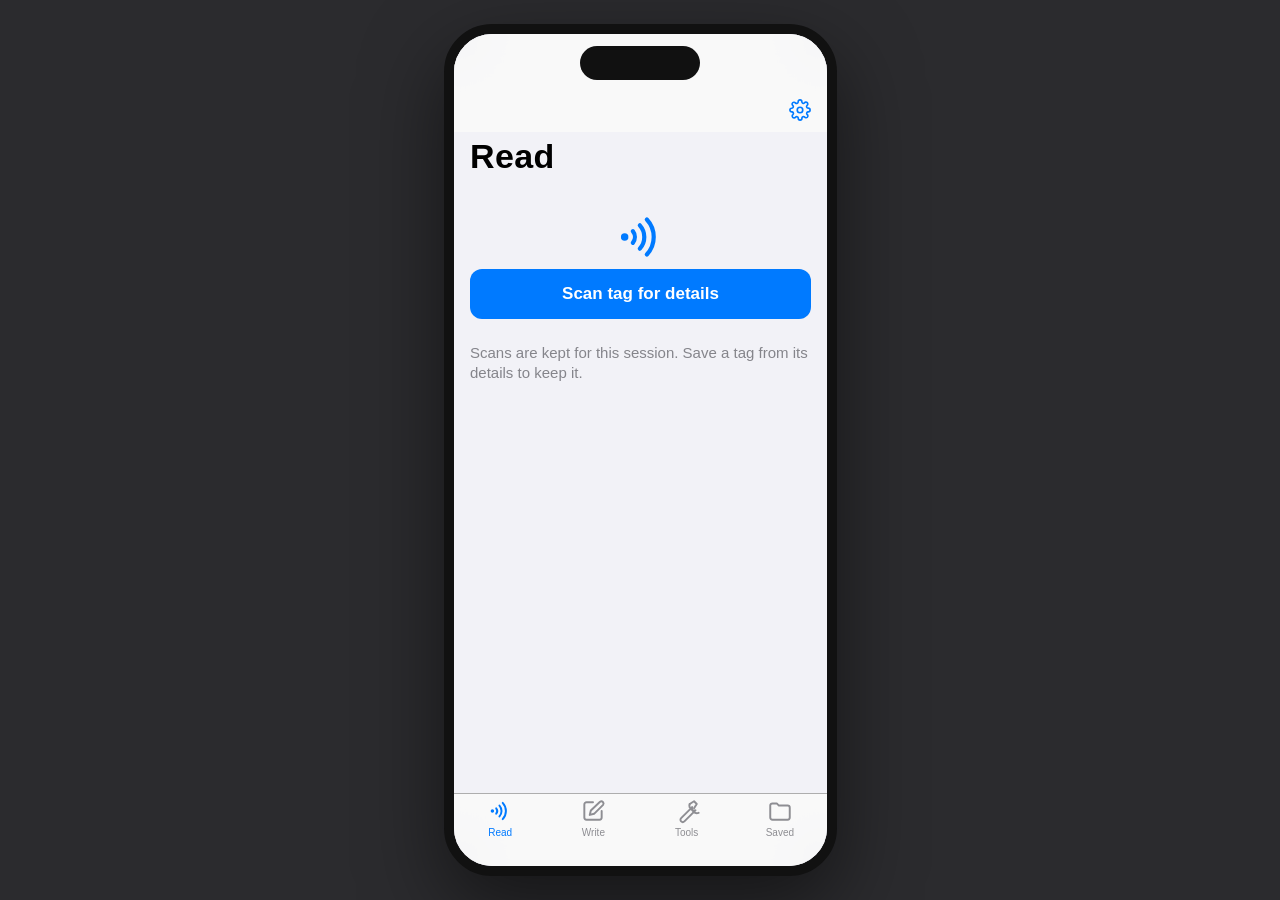
<file: web/index.html>
<!doctype html>
<html lang="en">
<head>
  <meta charset="utf-8">
  <meta name="viewport" content="width=device-width, initial-scale=1, viewport-fit=cover, maximum-scale=1">
  <title>NFC Editor preview</title>
  <meta name="description" content="Web preview of the NFC Editor iOS app. Reads, writes and edits simulated NFC tags so the screens can be tried in a browser.">
  <meta name="apple-mobile-web-app-capable" content="yes">
  <meta name="mobile-web-app-capable" content="yes">
  <meta name="apple-mobile-web-app-status-bar-style" content="default">
  <meta name="apple-mobile-web-app-title" content="NFC Editor">
  <meta name="theme-color" content="#F2F2F7" media="(prefers-color-scheme: light)">
  <meta name="theme-color" content="#000000" media="(prefers-color-scheme: dark)">
  <link rel="manifest" href="manifest.webmanifest">
  <link rel="apple-touch-icon" href="img/apple-touch-icon.png">
  <link rel="icon" href="img/favicon.png" type="image/png">
  <link rel="stylesheet" href="app.css">
</head>
<body>
  <div id="device">
    <div id="tabs"></div>
    <nav id="tabbar" aria-label="Tabs"></nav>
  </div>
  <script src="js/ndef.js"></script>
  <script src="js/sim.js"></script>
  <script src="js/store.js"></script>
  <script src="js/ui.js"></script>
  <script src="js/screens.js"></script>
  <script src="js/main.js"></script>
</body>
</html>
</file>
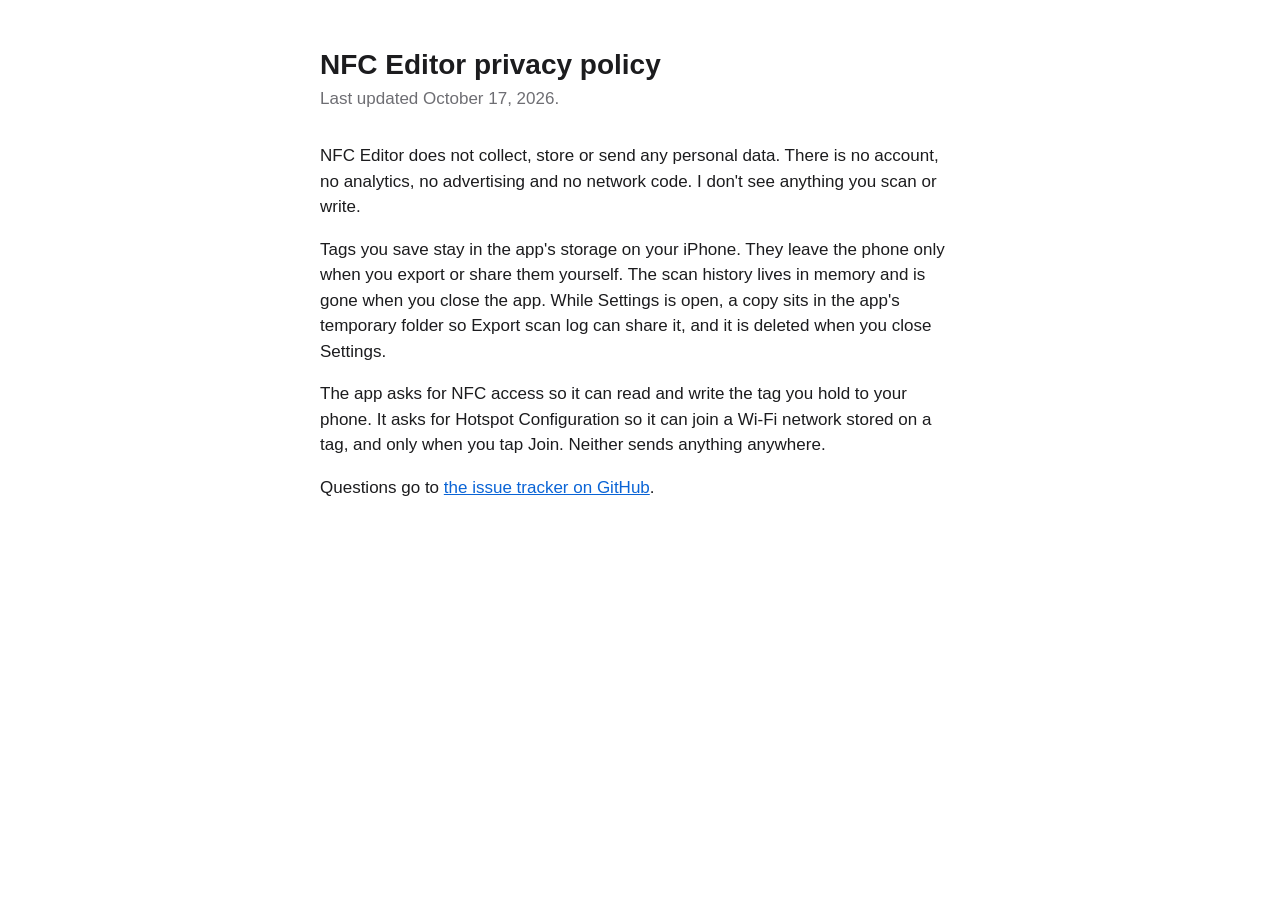
<file: web/privacy.html>
<!doctype html>
<html lang="en">
<head>
  <meta charset="utf-8">
  <meta name="viewport" content="width=device-width, initial-scale=1">
  <title>NFC Editor privacy policy</title>
  <link rel="icon" href="img/favicon.png" type="image/png">
  <style>
    :root { --bg: #ffffff; --fg: #1c1c1e; --muted: #6e6e73; --link: #0a64d6; }
    @media (prefers-color-scheme: dark) { :root { --bg: #000000; --fg: #f2f2f7; --muted: #a1a1a6; --link: #4c9bff; } }
    body { margin: 0; background: var(--bg); color: var(--fg); font: 17px/1.5 -apple-system, BlinkMacSystemFont, "Helvetica Neue", Arial, sans-serif; }
    main { max-width: 640px; margin: 0 auto; padding: 48px 16px 64px; }
    h1 { font-size: 28px; line-height: 1.2; margin: 0 0 4px; }
    .date { color: var(--muted); margin: 0 0 32px; }
    a { color: var(--link); }
  </style>
</head>
<body>
  <main>
    <h1>NFC Editor privacy policy</h1>
    <p class="date">Last updated October 17, 2026.</p>
    <p>NFC Editor does not collect, store or send any personal data. There is no account, no analytics, no advertising and no network code. I don't see anything you scan or write.</p>
    <p>Tags you save stay in the app's storage on your iPhone. They leave the phone only when you export or share them yourself. The scan history lives in memory and is gone when you close the app. While Settings is open, a copy sits in the app's temporary folder so Export scan log can share it, and it is deleted when you close Settings.</p>
    <p>The app asks for NFC access so it can read and write the tag you hold to your phone. It asks for Hotspot Configuration so it can join a Wi-Fi network stored on a tag, and only when you tap Join. Neither sends anything anywhere.</p>
    <p>Questions go to <a href="https://github.com/katsuma0/nfc-editor/issues">the issue tracker on GitHub</a>.</p>
  </main>
</body>
</html>
</file>
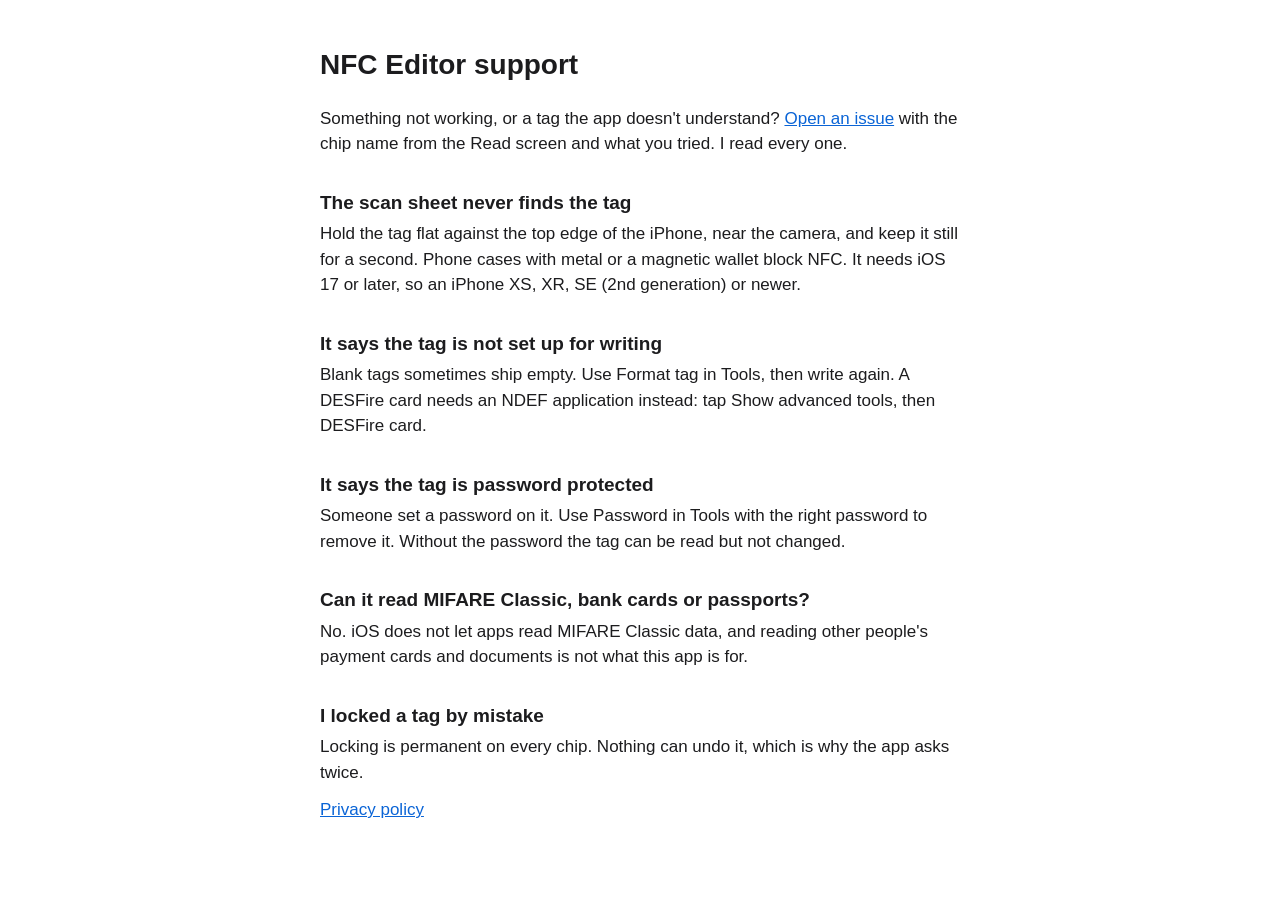
<file: web/support.html>
<!doctype html>
<html lang="en">
<head>
  <meta charset="utf-8">
  <meta name="viewport" content="width=device-width, initial-scale=1">
  <title>NFC Editor support</title>
  <link rel="icon" href="img/favicon.png" type="image/png">
  <style>
    :root { --bg: #ffffff; --fg: #1c1c1e; --muted: #6e6e73; --link: #0a64d6; }
    @media (prefers-color-scheme: dark) { :root { --bg: #000000; --fg: #f2f2f7; --muted: #a1a1a6; --link: #4c9bff; } }
    body { margin: 0; background: var(--bg); color: var(--fg); font: 17px/1.5 -apple-system, BlinkMacSystemFont, "Helvetica Neue", Arial, sans-serif; }
    main { max-width: 640px; margin: 0 auto; padding: 48px 16px 64px; }
    h1 { font-size: 28px; line-height: 1.2; margin: 0 0 24px; }
    h2 { font-size: 19px; margin: 32px 0 4px; }
    p { margin: 0 0 12px; }
    a { color: var(--link); }
  </style>
</head>
<body>
  <main>
    <h1>NFC Editor support</h1>
    <p>Something not working, or a tag the app doesn't understand? <a href="https://github.com/katsuma0/nfc-editor/issues">Open an issue</a> with the chip name from the Read screen and what you tried. I read every one.</p>

    <h2>The scan sheet never finds the tag</h2>
    <p>Hold the tag flat against the top edge of the iPhone, near the camera, and keep it still for a second. Phone cases with metal or a magnetic wallet block NFC. It needs iOS 17 or later, so an iPhone XS, XR, SE (2nd generation) or newer.</p>

    <h2>It says the tag is not set up for writing</h2>
    <p>Blank tags sometimes ship empty. Use Format tag in Tools, then write again. A DESFire card needs an NDEF application instead: tap Show advanced tools, then DESFire card.</p>

    <h2>It says the tag is password protected</h2>
    <p>Someone set a password on it. Use Password in Tools with the right password to remove it. Without the password the tag can be read but not changed.</p>

    <h2>Can it read MIFARE Classic, bank cards or passports?</h2>
    <p>No. iOS does not let apps read MIFARE Classic data, and reading other people's payment cards and documents is not what this app is for.</p>

    <h2>I locked a tag by mistake</h2>
    <p>Locking is permanent on every chip. Nothing can undo it, which is why the app asks twice.</p>

    <p><a href="privacy.html">Privacy policy</a></p>
  </main>
</body>
</html>
</file>
<file: web/app.css>
/* NFC Editor web preview. Mirrors the iOS app's native look: system font, inset grouped lists, iOS colors. */
:root {
  color-scheme: light dark;
  --blue: #007AFF; --red: #FF3B30; --green: #34C759; --orange: #FF9500; --gray: #8E8E93;
  --bg: #F2F2F7; --cell: #FFFFFF; --cell-pressed: #D1D1D6; --label: #000000; --secondary: rgba(60, 60, 67, 0.6);
  --tertiary: rgba(60, 60, 67, 0.3); --separator: rgba(60, 60, 67, 0.29); --fill: rgba(120, 120, 128, 0.2);
  --seg-active: #FFFFFF; --bar: rgba(249, 249, 249, 0.94); --bar-border: rgba(0, 0, 0, 0.3); --dim: rgba(0, 0, 0, 0.4); --alert: rgba(252, 252, 252, 0.96);
  --mono: ui-monospace, "SF Mono", Menlo, Consolas, monospace;
  --safe-top: env(safe-area-inset-top, 0px); --safe-bottom: env(safe-area-inset-bottom, 0px);
  --safe-left: env(safe-area-inset-left, 0px); --safe-right: env(safe-area-inset-right, 0px);
}
@media (prefers-color-scheme: dark) {
  :root:not([data-theme="light"]) {
    --bg: #000000; --cell: #1C1C1E; --cell-pressed: #3A3A3C; --label: #FFFFFF; --secondary: rgba(235, 235, 245, 0.6);
    --tertiary: rgba(235, 235, 245, 0.3); --separator: rgba(84, 84, 88, 0.6); --fill: rgba(120, 120, 128, 0.36);
    --seg-active: #636366; --bar: rgba(29, 29, 31, 0.94); --bar-border: rgba(255, 255, 255, 0.15); --dim: rgba(0, 0, 0, 0.55); --alert: rgba(37, 37, 37, 0.96);
    --blue: #0A84FF; --red: #FF453A; --green: #30D158; --orange: #FF9F0A;
  }
}
:root[data-theme="dark"] {
    --bg: #000000; --cell: #1C1C1E; --cell-pressed: #3A3A3C; --label: #FFFFFF; --secondary: rgba(235, 235, 245, 0.6);
    --tertiary: rgba(235, 235, 245, 0.3); --separator: rgba(84, 84, 88, 0.6); --fill: rgba(120, 120, 128, 0.36);
    --seg-active: #636366; --bar: rgba(29, 29, 31, 0.94); --bar-border: rgba(255, 255, 255, 0.15); --dim: rgba(0, 0, 0, 0.55); --alert: rgba(37, 37, 37, 0.96);
    --blue: #0A84FF; --red: #FF453A; --green: #30D158; --orange: #FF9F0A;
}
:root[data-theme="light"] { color-scheme: light; }
:root[data-theme="dark"] { color-scheme: dark; }
* { box-sizing: border-box; -webkit-tap-highlight-color: transparent; }
html, body { margin: 0; height: 100%; background: var(--bg); color: var(--label); font-family: -apple-system, BlinkMacSystemFont, "SF Pro Text", "Helvetica Neue", Helvetica, Arial, sans-serif; font-size: 17px; line-height: 1.3; -webkit-font-smoothing: antialiased; }
button, input, select, textarea { font: inherit; color: inherit; }
button { background: none; border: 0; padding: 0; cursor: pointer; }
/* No double-tap zoom delay on taps, as in a native app */
button, a, input, select, textarea, label { touch-action: manipulation; }
a { color: var(--blue); text-decoration: none; }

/* Device frame on wide screens so the preview reads as a phone */
#device { position: fixed; inset: 0; overflow: hidden; background: var(--bg); }
@media (min-width: 560px) and (min-height: 700px) {
  body { background: #2b2b2e; display: flex; align-items: center; justify-content: center; }
  #device { position: relative; width: 393px; height: 852px; max-height: 95vh; border-radius: 48px; border: 10px solid #111; box-shadow: 0 30px 80px rgba(0, 0, 0, 0.5); }
  #device::before { content: ""; position: absolute; top: 12px; left: 50%; transform: translateX(-50%); width: 120px; height: 34px; background: #111; border-radius: 20px; z-index: 50; pointer-events: none; }
  :root { --safe-top: 54px; --safe-bottom: 24px; --safe-left: 0px; --safe-right: 0px; }
}

/* Tabs */
#tabs { position: absolute; inset: 0; }
.tab { position: absolute; inset: 0; display: none; }
.tab.active { display: block; }
#tabbar { position: absolute; left: 0; right: 0; bottom: 0; height: calc(49px + var(--safe-bottom)); padding-bottom: var(--safe-bottom); background: var(--bar); backdrop-filter: saturate(180%) blur(20px); -webkit-backdrop-filter: saturate(180%) blur(20px); border-top: 0.5px solid var(--bar-border); display: flex; z-index: 20; padding-left: var(--safe-left); padding-right: var(--safe-right); }
#tabbar button { flex: 1; display: flex; flex-direction: column; align-items: center; justify-content: center; gap: 2px; color: var(--gray); font-size: 10px; font-weight: 500; }
#tabbar button.active { color: var(--blue); }
#tabbar svg { width: 26px; height: 26px; }

/* Navigation stack */
.nav { position: absolute; inset: 0; overflow: hidden; }
.screen { position: absolute; inset: 0; display: flex; flex-direction: column; background: var(--bg); transition: transform 0.32s cubic-bezier(0.32, 0.72, 0, 1); will-change: transform; }
.screen.enter { transform: translateX(100%); }
.screen.under { transform: translateX(-30%); }
.screen.leaving { transform: translateX(100%); }
.navbar { flex: none; position: relative; z-index: 10; padding-top: var(--safe-top); height: calc(44px + var(--safe-top)); background: var(--bar); backdrop-filter: saturate(180%) blur(20px); -webkit-backdrop-filter: saturate(180%) blur(20px); border-bottom: 0.5px solid transparent; display: flex; align-items: center; justify-content: space-between; }
.screen.scrolled .navbar { border-bottom-color: var(--bar-border); }
.navbar .left, .navbar .right { display: flex; align-items: center; gap: 4px; min-width: 70px; height: 44px; }
.navbar .right { justify-content: flex-end; padding-right: calc(8px + var(--safe-right)); }
.navbar .left { padding-left: calc(8px + var(--safe-left)); }
.navbar .title { position: absolute; left: 80px; right: 80px; top: var(--safe-top); height: 44px; line-height: 44px; text-align: center; font-weight: 600; font-size: 17px; white-space: nowrap; overflow: hidden; text-overflow: ellipsis; pointer-events: none; opacity: 0; transition: opacity 0.2s; }
.navbar .title.visible, .screen.scrolled .navbar .title { opacity: 1; }
.navbtn { display: inline-flex; align-items: center; gap: 2px; color: var(--blue); font-size: 17px; height: 44px; padding: 0 8px; white-space: nowrap; max-width: 150px; overflow: hidden; text-overflow: ellipsis; }
.navbtn svg { width: 22px; height: 22px; }
.navbtn.back { padding-left: 0; }
.navbtn.back svg { width: 24px; height: 24px; margin-right: -2px; }
.navbtn:active, #tabbar button:active { opacity: 0.4; }
.content { flex: 1; overflow-y: auto; overflow-x: hidden; -webkit-overflow-scrolling: touch; padding-bottom: calc(49px + var(--safe-bottom) + 24px); padding-left: var(--safe-left); padding-right: var(--safe-right); }
.content.no-tabbar { padding-bottom: calc(var(--safe-bottom) + 24px); }
.large-title { font-size: 34px; font-weight: 700; letter-spacing: 0.4px; padding: 4px 16px 8px; margin: 0; line-height: 41px; }

/* Inset grouped list */
.section { margin: 0 16px 24px; }
.section + .section { margin-top: 0; }
.section:first-child { margin-top: 14px; }
.section-header { font-size: 13px; color: var(--secondary); text-transform: uppercase; letter-spacing: -0.08px; padding: 0 16px 7px; }
.section-footer { font-size: 13px; color: var(--secondary); padding: 6px 16px 0; line-height: 1.35; }
.section-footer.danger { color: var(--red); }
.group { background: var(--cell); border-radius: 10px; overflow: hidden; }
.cell { position: relative; display: flex; align-items: center; gap: 12px; min-height: 44px; padding: 10px 16px; text-align: left; width: 100%; }
.cell + .cell::before { content: ""; position: absolute; top: 0; left: 16px; right: 0; height: 0.5px; background: var(--separator); }
.cell.has-icon + .cell.has-icon::before { left: 58px; }
.cell.tappable:active { background: var(--cell-pressed); }
.cell.plain { display: block; padding: 10px 16px; }
.cell .icon-box { flex: none; width: 30px; height: 30px; border-radius: 7px; display: flex; align-items: center; justify-content: center; color: #fff; background: var(--blue); }
.cell .icon-box svg { width: 20px; height: 20px; }
.cell .icon-plain { flex: none; width: 30px; height: 30px; display: flex; align-items: center; justify-content: center; color: var(--blue); }
.cell .icon-plain svg { width: 24px; height: 24px; }
.cell .body { flex: 1; min-width: 0; }
.cell .title { font-size: 17px; }
.cell .subtitle { font-size: 15px; color: var(--secondary); margin-top: 1px; white-space: nowrap; overflow: hidden; text-overflow: ellipsis; }
.cell .subtitle.wrap { white-space: normal; }
.cell .caption { font-size: 13px; color: var(--secondary); margin-top: 2px; }
.cell .value { flex: none; max-width: 55%; color: var(--secondary); font-size: 17px; text-align: right; white-space: nowrap; overflow: hidden; text-overflow: ellipsis; }
.cell .value.wrap { white-space: normal; max-width: 60%; }
.cell .chevron { flex: none; width: 14px; height: 14px; color: var(--tertiary); }
.cell.blue .title { color: var(--blue); }
.cell.destructive .title { color: var(--red); }
.cell.center { justify-content: center; }
.cell.disabled { opacity: 0.4; pointer-events: none; }
.cell .mono, .mono { font-family: var(--mono); font-size: 15px; }
/* Safari zooms the page into any field under 16px, so editable monospace text stays at 16 */
.cell input.mono, .cell textarea.mono { font-size: 16px; }
.cell.labeled .title { flex: none; }
.cell input[type="text"], .cell input[type="url"], .cell input[type="email"], .cell input[type="tel"], .cell input[type="number"], .cell input[type="password"], .cell textarea { flex: 1; min-width: 0; border: 0; background: transparent; outline: none; padding: 0; text-align: left; }
.cell.labeled input, .cell.labeled textarea { text-align: right; }
.cell.labeled input.left { text-align: left; }
.cell input::placeholder, .cell textarea::placeholder { color: var(--tertiary); }
.cell textarea { resize: none; width: 100%; min-height: 88px; line-height: 1.35; }
.cell .select-wrap { position: static; flex: none; display: flex; align-items: center; gap: 6px; max-width: 58%; color: var(--secondary); }
.cell .select-wrap .select-value { white-space: nowrap; overflow: hidden; text-overflow: ellipsis; }
.cell .select-wrap svg { flex: none; width: 14px; height: 14px; color: var(--tertiary); }
/* The native select covers the whole row, invisible, so a tap anywhere on the row opens the system picker */
.cell .select-wrap select { position: absolute; top: 0; left: 0; width: 100%; height: 100%; opacity: 0; appearance: none; -webkit-appearance: none; border: 0; margin: 0; font-size: 17px; cursor: pointer; }
.switch { flex: none; width: 51px; height: 31px; border-radius: 16px; background: var(--fill); position: relative; transition: background 0.2s; }
.switch::after { content: ""; position: absolute; top: 2px; left: 2px; width: 27px; height: 27px; border-radius: 50%; background: #fff; box-shadow: 0 3px 8px rgba(0, 0, 0, 0.15), 0 1px 1px rgba(0, 0, 0, 0.16); transition: transform 0.2s; }
.switch.on { background: var(--green); }
.switch.on::after { transform: translateX(20px); }
.stepper { flex: none; display: flex; background: var(--fill); border-radius: 8px; height: 32px; overflow: hidden; }
.stepper button { width: 44px; display: flex; align-items: center; justify-content: center; color: var(--label); }
.stepper button:active { background: rgba(120, 120, 128, 0.3); }
.stepper button + button { border-left: 0.5px solid var(--separator); }
.stepper svg { width: 16px; height: 16px; }
.segmented { display: flex; background: var(--fill); border-radius: 9px; padding: 2px; margin: 0 16px 16px; }
.segmented button { flex: 1; height: 28px; border-radius: 7px; font-size: 13px; font-weight: 500; color: var(--label); }
.segmented button.active { background: var(--seg-active); box-shadow: 0 3px 8px rgba(0, 0, 0, 0.12), 0 3px 1px rgba(0, 0, 0, 0.04); font-weight: 600; }
.hero { display: flex; flex-direction: column; align-items: center; text-align: center; gap: 12px; padding: 16px 16px 4px; }
.hero svg { width: 56px; height: 56px; color: var(--blue); }
.hero p { margin: 0; font-size: 15px; color: var(--secondary); max-width: 300px; }
.big-button { display: flex; align-items: center; justify-content: center; gap: 8px; width: 100%; height: 50px; border-radius: 12px; background: var(--blue); color: #fff; font-size: 17px; font-weight: 600; }
.big-button svg { width: 22px; height: 22px; }
.big-button.destructive { background: var(--red); }
.big-button:active { opacity: 0.8; }
.big-button:disabled { opacity: 0.4; pointer-events: none; }
.section.button { margin-top: 8px; }
.plain-text { padding: 0 16px; font-size: 15px; color: var(--secondary); margin: 0 0 16px; }
.hexdump { font-family: var(--mono); font-size: 12px; line-height: 1.5; white-space: pre; overflow-x: auto; padding: 12px 16px; color: var(--label); }
.empty-state { display: flex; flex-direction: column; align-items: center; justify-content: center; text-align: center; gap: 6px; padding: 60px 32px; color: var(--secondary); }
.empty-state svg { width: 48px; height: 48px; color: var(--tertiary); margin-bottom: 8px; }
.empty-state h3 { margin: 0; font-size: 22px; font-weight: 700; color: var(--label); }
.empty-state p { margin: 0; font-size: 15px; }
.badge { display: inline-block; font-size: 12px; font-weight: 600; padding: 2px 6px; border-radius: 6px; background: var(--fill); color: var(--secondary); }
.badge.red { background: rgba(255, 59, 48, 0.15); color: var(--red); }
.searchbar { margin: 0 16px 12px; height: 36px; background: var(--fill); border-radius: 10px; display: flex; align-items: center; padding: 0 8px; gap: 6px; color: var(--secondary); }
.searchbar input { flex: 1; border: 0; background: transparent; outline: none; font-size: 17px; }
.searchbar svg { width: 18px; height: 18px; }
.edit-handle { color: var(--tertiary); width: 22px; height: 22px; flex: none; }
.remove-btn { flex: none; width: 22px; height: 22px; border-radius: 50%; background: var(--red); color: #fff; display: flex; align-items: center; justify-content: center; }
.remove-btn svg { width: 14px; height: 14px; }
.reorder { display: flex; flex-direction: column; gap: 2px; }
.reorder button { width: 28px; height: 18px; display: flex; align-items: center; justify-content: center; color: var(--blue); }
.reorder button:disabled { color: var(--tertiary); }
.reorder svg { width: 14px; height: 14px; }

/* Modal layers */
.layer { position: absolute; inset: 0; z-index: 100; }
.layer .dim { position: absolute; inset: 0; background: var(--dim); opacity: 0; transition: opacity 0.25s; }
.layer.open .dim { opacity: 1; }
.sheet { position: absolute; left: 0; right: 0; bottom: 0; top: calc(var(--safe-top) + 10px); background: var(--bg); border-radius: 10px 10px 0 0; display: flex; flex-direction: column; transform: translateY(100%); transition: transform 0.32s cubic-bezier(0.32, 0.72, 0, 1); overflow: hidden; }
.layer.open .sheet { transform: translateY(0); }
.sheet .navbar { padding-top: 0; height: 56px; align-items: center; }
.sheet .navbar .title { top: 0; height: 56px; line-height: 56px; opacity: 1; }
.sheet .content { padding-bottom: calc(var(--safe-bottom) + 24px); }
.sheet .grabber { position: absolute; top: 5px; left: 50%; width: 36px; height: 5px; border-radius: 3px; background: var(--tertiary); transform: translateX(-50%); z-index: 11; }
.alert-box { position: absolute; left: 50%; top: 50%; width: 270px; transform: translate(-50%, -50%) scale(1.1); opacity: 0; background: var(--alert); backdrop-filter: blur(20px); -webkit-backdrop-filter: blur(20px); border-radius: 14px; overflow: hidden; transition: transform 0.2s, opacity 0.2s; text-align: center; }
.layer.open .alert-box { transform: translate(-50%, -50%) scale(1); opacity: 1; }
.alert-box .text { padding: 19px 16px 18px; }
.alert-box h2 { margin: 0 0 4px; font-size: 17px; font-weight: 600; }
.alert-box p { margin: 0; font-size: 13px; line-height: 1.35; white-space: pre-wrap; }
.alert-box .field { margin: 10px 0 0; }
.alert-box .field input { width: 100%; height: 30px; border-radius: 6px; border: 0.5px solid var(--separator); background: var(--cell); padding: 0 8px; font-size: 16px; outline: none; }
.alert-box .buttons { display: flex; border-top: 0.5px solid var(--separator); }
.alert-box .buttons.stacked { flex-direction: column; }
.alert-box .buttons button { flex: 1; height: 44px; font-size: 17px; color: var(--blue); }
.alert-box .buttons button + button { border-left: 0.5px solid var(--separator); }
.alert-box .buttons.stacked button + button { border-left: 0; border-top: 0.5px solid var(--separator); }
.alert-box .buttons button.bold { font-weight: 600; }
.alert-box .buttons button.destructive { color: var(--red); }
.alert-box .buttons button:active { background: var(--fill); }
.action-sheet { position: absolute; left: 8px; right: 8px; bottom: calc(var(--safe-bottom) + 8px); transform: translateY(120%); transition: transform 0.3s cubic-bezier(0.32, 0.72, 0, 1); }
.layer.open .action-sheet { transform: translateY(0); }
.action-sheet .group { background: var(--alert); backdrop-filter: blur(20px); -webkit-backdrop-filter: blur(20px); border-radius: 13px; margin-bottom: 8px; overflow: hidden; }
.action-sheet .group .head { padding: 12px 16px; font-size: 13px; color: var(--secondary); text-align: center; border-bottom: 0.5px solid var(--separator); white-space: pre-wrap; }
.action-sheet button.action { display: block; width: 100%; height: 57px; font-size: 20px; color: var(--blue); text-align: center; }
.action-sheet button.action + button.action { border-top: 0.5px solid var(--separator); }
.action-sheet button.action.destructive { color: var(--red); }
.action-sheet button.action.cancel { font-weight: 600; }
.action-sheet button.action:active { background: var(--fill); }

/* Simulated system NFC sheet */
.nfc-card { position: absolute; left: 0; right: 0; bottom: 0; background: var(--cell); border-radius: 12px 12px 0 0; padding: 20px calc(20px + var(--safe-right)) calc(var(--safe-bottom) + 16px) calc(20px + var(--safe-left)); text-align: center; transform: translateY(100%); transition: transform 0.35s cubic-bezier(0.32, 0.72, 0, 1); }
.layer.open .nfc-card { transform: translateY(0); }
.nfc-card .close { position: absolute; top: 14px; right: 14px; width: 30px; height: 30px; border-radius: 50%; background: var(--fill); color: var(--secondary); display: flex; align-items: center; justify-content: center; }
.nfc-card .close svg { width: 14px; height: 14px; }
.nfc-card h2 { margin: 12px 0 2px; font-size: 24px; font-weight: 700; }
.nfc-card .msg { font-size: 15px; color: var(--secondary); min-height: 20px; }
.nfc-card .art { position: relative; width: 160px; height: 160px; margin: 24px auto; }
.nfc-card .art .ring { position: absolute; inset: 0; border-radius: 50%; border: 6px solid var(--blue); opacity: 0.9; }
.nfc-card .art .ring.pulse { animation: ring 1.6s ease-out infinite; }
.nfc-card .art .phone { position: absolute; left: 50%; top: 50%; transform: translate(-50%, -50%); width: 64px; height: 64px; color: var(--blue); }
.nfc-card .art .mark { position: absolute; left: 50%; top: 50%; transform: translate(-50%, -50%); width: 160px; height: 160px; border-radius: 50%; display: flex; align-items: center; justify-content: center; color: #fff; }
.nfc-card .art .mark svg { width: 72px; height: 72px; }
.nfc-card .art.success .ring, .nfc-card .art.success .phone { display: none; }
.nfc-card .art.success .mark { background: var(--green); }
.nfc-card .art.fail .ring, .nfc-card .art.fail .phone { display: none; }
.nfc-card .art.fail .mark { background: var(--red); }
.nfc-card .art.busy .ring { border-color: var(--blue); animation: spin 1s linear infinite; border-right-color: transparent; }
@keyframes ring { 0% { transform: scale(0.85); opacity: 0.9; } 100% { transform: scale(1.25); opacity: 0; } }
@keyframes spin { to { transform: rotate(360deg); } }
.nfc-card .cancel { display: block; width: 100%; height: 50px; border-radius: 25px; background: var(--blue); color: #fff; font-size: 17px; font-weight: 600; margin-top: 8px; }
.nfc-card .sim { margin-top: 18px; padding-top: 12px; border-top: 0.5px solid var(--separator); text-align: left; }
.nfc-card .sim .label { font-size: 12px; color: var(--secondary); text-transform: uppercase; letter-spacing: 0.3px; margin-bottom: 8px; display: flex; justify-content: space-between; }
.nfc-card .sim .chips { display: flex; gap: 8px; overflow-x: auto; padding-bottom: 4px; scrollbar-width: none; }
.nfc-card .sim .chips::-webkit-scrollbar { display: none; }
.nfc-card .sim .chip { flex: none; padding: 6px 12px; border-radius: 16px; background: var(--fill); font-size: 13px; color: var(--label); white-space: nowrap; }
.nfc-card .sim .chip.active { background: var(--blue); color: #fff; }
.nfc-card .sim .hint { font-size: 12px; color: var(--secondary); margin-top: 8px; }
.result-row { font-family: var(--mono); font-size: 13px; white-space: pre-wrap; word-break: break-all; }
.result-row .k { color: var(--secondary); }
.page-row { display: flex; align-items: center; gap: 12px; font-family: var(--mono); font-size: 14px; }
.page-row .idx { color: var(--secondary); width: 40px; flex: none; }
.page-row .bytes { flex: none; width: 110px; letter-spacing: 0.5px; }
.page-row .ascii { color: var(--secondary); flex: 1; }
.page-row.unreadable .bytes { color: var(--red); }
.page-row .tag { font-size: 11px; color: var(--secondary); font-family: inherit; }
.kbd-note { font-size: 12px; color: var(--secondary); padding: 0 16px; }
.lock-mark { flex: none; width: 16px; height: 16px; color: var(--secondary); }
.page-row .lock-mark { margin-left: auto; color: var(--orange); }
.cell > .lock-mark { width: 18px; height: 18px; color: var(--orange); }
.steps { margin: 0; padding-left: 22px; font-size: 15px; line-height: 1.4; }
.steps li + li { margin-top: 6px; }
.cell.plain .body > input { display: block; width: 100%; }
.content > div:first-child > .segmented:first-child { margin-top: 12px; }
.result-row.block16 { font-size: 11px; }
.cell.plain .body > textarea.hex-area { display: block; width: 100%; min-height: 0; resize: none; line-height: 1.35; }
</file>
